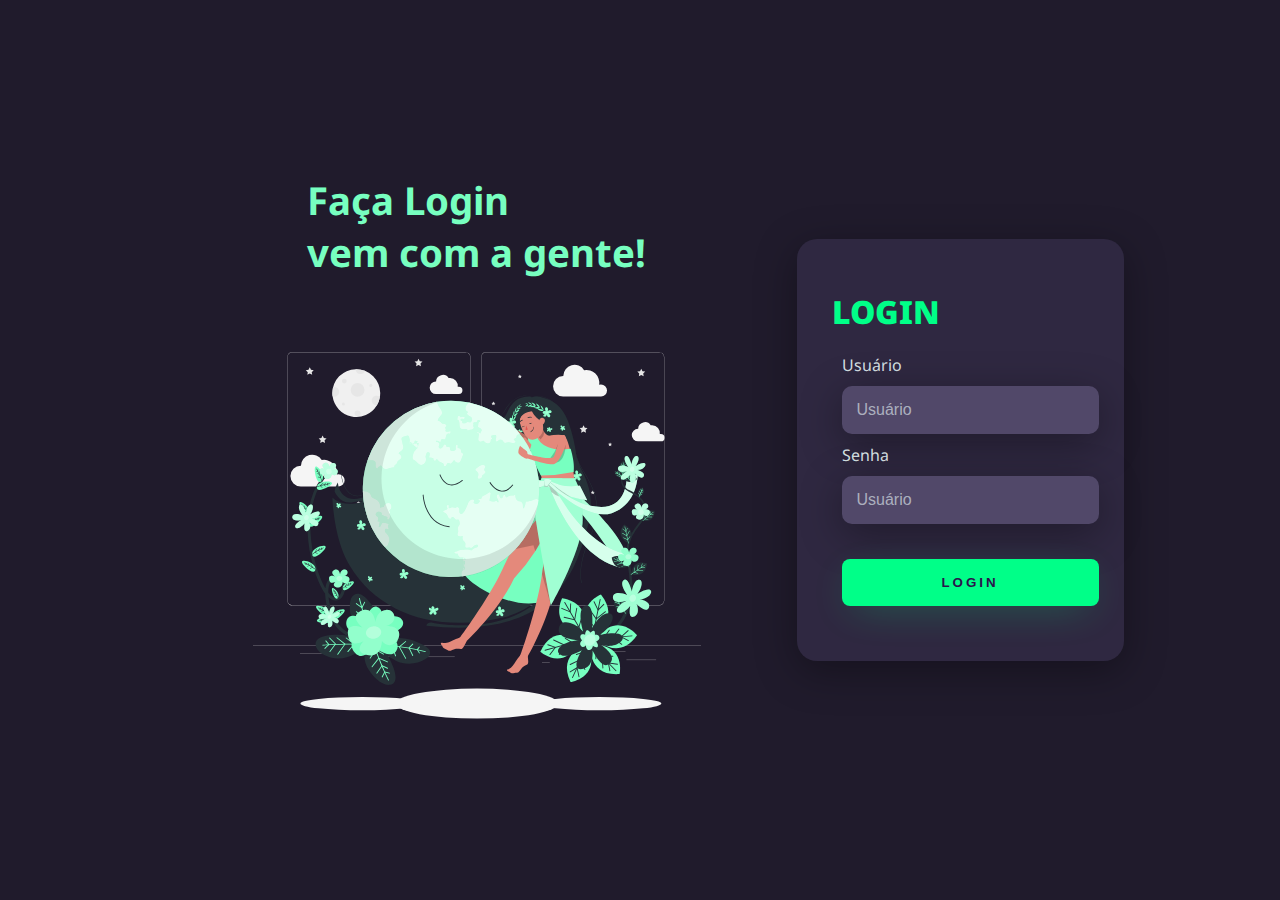
<file: index.html>
<!DOCTYPE html>
<html lang="en">
<head>
  <meta charset="UTF-8">
  <meta http-equiv="X-UA-Compatible" content="IE=edge">
  <meta name="viewport" content="width=device-width, initial-scale=1.0">
  <link rel="stylesheet" href="style.css">
  <title>Login</title>
</head>
<body>

  <div class="main-login">

    <div class="left-login">
      <h1>Faça Login <br> vem com a gente!</h1> 
      <img src="arv.svg" alt="natureza" class="left-login-img">
    </div>

    <div class="right-login">
      <div class="card-login">
        <h1>LOGIN</h1>
    

        <div class="textfield">
            <label for="usuario">Usuário</label>
            <input type="text" nome='usuario' placeholder="Usuário">
        </div>

        <div class="textfield">
            <label for="senha">Senha</label>
            <input type="password" name='senha' placeholder="Usuário" > 
            
        </div>
          <button class="btn-login">Login</button>

      </div>
    </div>

  </div>

</body>
</html>
</file>
<file: style.css>
@import url('https://fonts.googleapis.com/css2?family=Noto+Sans:ital@1&display=swap');

body {
  margin: 0;
  font-family: 'noto sans';
}

.main-login {
  width: 100vw;
  height: 100vh;
  background-color: #201b2c;
  display: flex;
  justify-content: center;
  align-items: center;
}

.left-login {
  width: 50vw;
  height: 100vh;
  display: flex;
  justify-content: center;
  align-items: center;
  flex-direction: column;
}

.left-login > h1 {
  color: #77ffc0;
  font-size: 3vw;
}

.hight-login {
  width: 50vw;
  height: 100vh;
  display: flex;
  justify-content: center;
  align-items: center;
}

.card-login {
  justify-content: center;
  align-items: center;
  flex-direction: column;
  padding: 30px 35px;
  background-color: #2f2841;
  border-radius: 20px;
  box-shadow: 0px 10px 40px #00000056; 
}

.card-login > h1 {
  color: #00ff88;
  font-weight: 880;
}

.left-login-img {
  width: 35vw;
}

.textfield {
  width: 100%;
  display: flex;
  flex-direction: column;
  align-items: flex-start;
  justify-content: center;
  margin: 10px;
}

.textfield > input{
  width: 100%;
  border: none;
  border-radius: 10px;
  padding: 15px;
  background-color: #514869;
  color: #f0ffffde;
  font-size: 12pt;
  box-shadow: 0px 10px 40px #00000056; 
  outline: none;
  box-sizing: border-box;
}

.textfield > label {
  color: #f0ffffde;
  margin-bottom: 10px;
}

.textfield > input::placeholder {
  color: #f0ffff94;
}

.btn-login {
  width: 100%;
  padding: 16px 0px;
  margin: 25px;
  border: none;
  border-radius: 8px;
  outline: none;
  text-transform: uppercase;
  font-weight: 800;
  letter-spacing: 3px;
  color: #2b134b;
  background-color: #00ff88;
  cursor: pointer;
  box-shadow: 0px 10px 40px -12px #00ff8052;
  margin-left: 10px;
}
</file>
